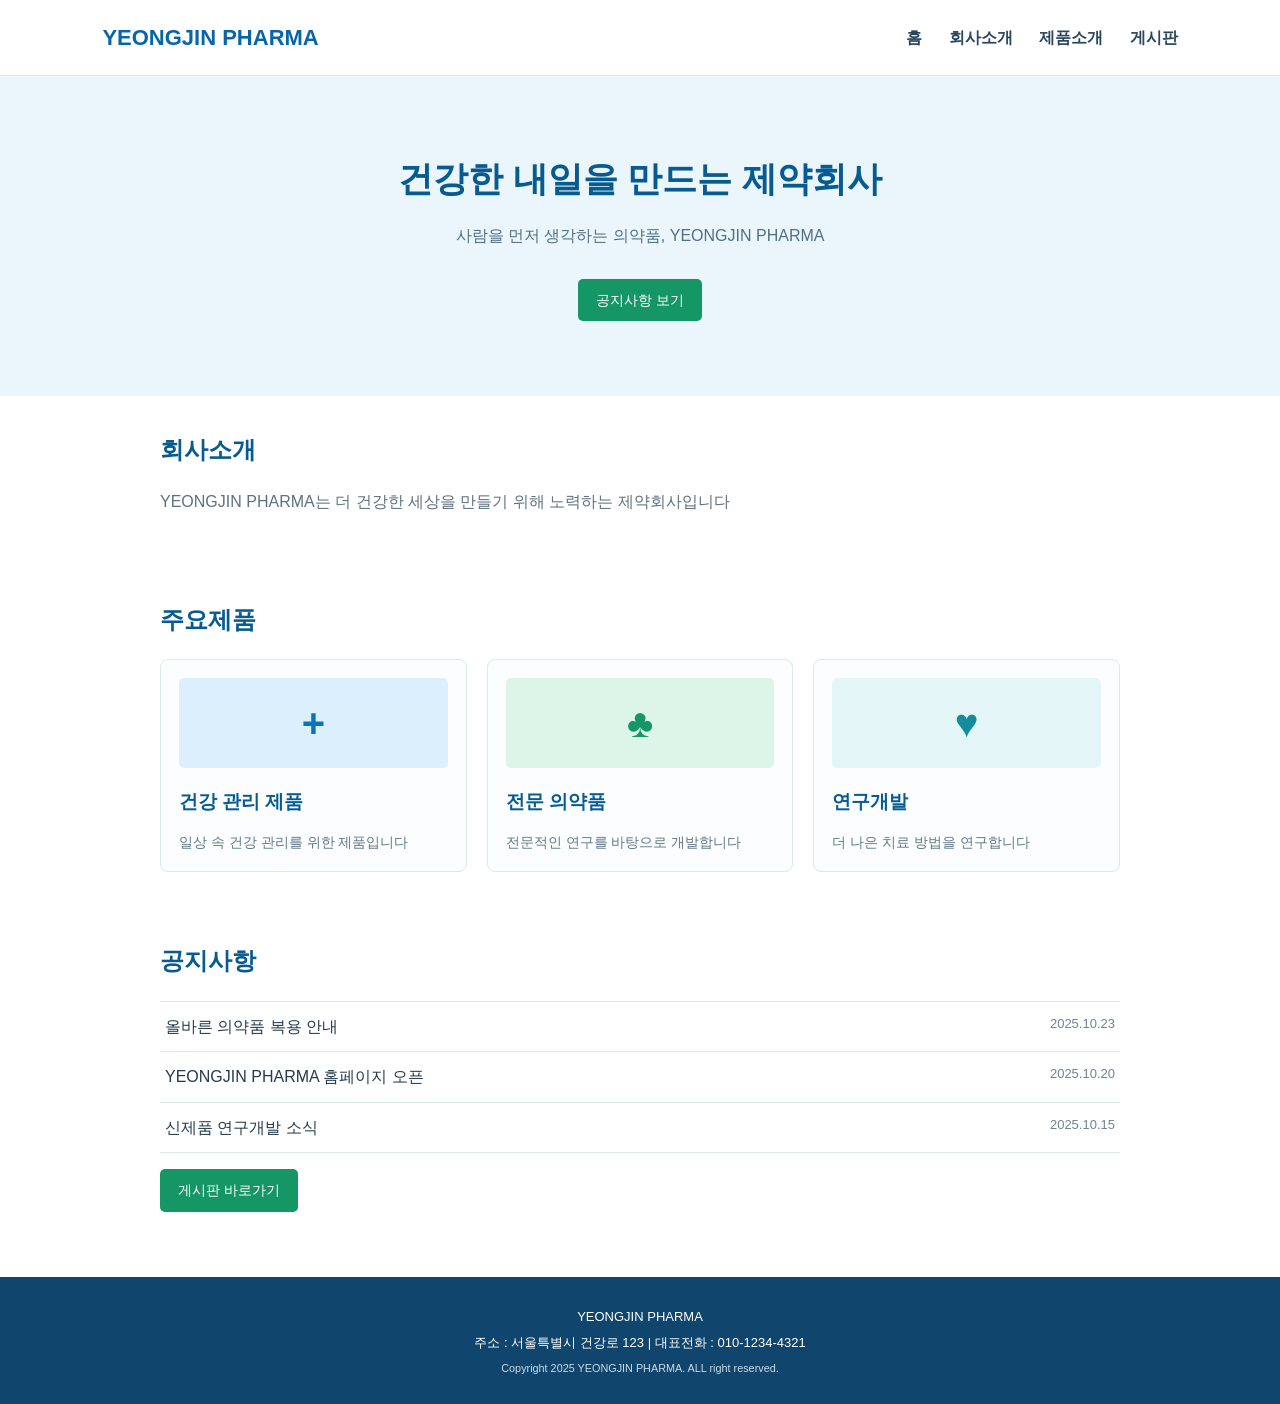
<file: index.html>
<!DOCTYPE html>
<html lang="en">
<head>
    <meta charset="UTF-8">
    <meta name="viewport" content="width=device-width, initial-scale=1.0">
    <link rel="stylesheet" href="css/style.css">
    <title>영진 제약</title>
</head>
<body>
  <!--공통 상단 메뉴-->
  <header>
    <div class="logo">
        <a href="index.html">YEONGJIN PHARMA</a>
    </div>
    <nav>
        <a href="index.html">홈</a>
        <a href="#">회사소개</a>
        <a href="#">제품소개</a>
        <a href="board.html">게시판</a>
        
    </nav>
  </header>
  <!--메인 화면-->

  <main>
        <section class="main-banner">
            <h1>건강한 내일을 만드는 제약회사</h1>
            <p>사람을 먼저 생각하는 의약품, YEONGJIN PHARMA</p>
            <a href="board.html" class="button">공지사항 보기</a>
        </section>
        <section class="content-section" id="company">
            <h2>회사소개</h2>
            <p>YEONGJIN PHARMA는 더 건강한 세상을 만들기 위해 노력하는 제약회사입니다</p>
        </section>
        <section class="content-section" id="products">
            <h2>주요제품</h2>
            <div class="card-list">
                <article class="card">
                    <div class="product-image blue">+</div>
                    <h3>건강 관리 제품</h3>
                    <p>일상 속 건강 관리를 위한 제품입니다</p>

                    
                </article>
                <article class="card">
                    <div class="product-image green">♣</div>
                    <h3>전문 의약품</h3> 
                    <p>전문적인 연구를 바탕으로 개발합니다</p>

                    
                </article>
                <article class="card"> 
                    <div class="product-image lightblue">♥</div>
                    <h3>연구개발</h3>
                    <p>더 나은 치료 방법을 연구합니다</p>

                    
                </article>
            </div>
        </section>
        <section class="content-section notice">
            <h2>공지사항</h2>
            <ul>
                <li><a href="#">올바른 의약품 복용 안내</a><span>2025.10.23</span></li>
                <li><a href="#">YEONGJIN PHARMA 홈페이지 오픈</a><span>2025.10.20</span></li>
                <li><a href="#">신제품 연구개발 소식</a><span>2025.10.15</span></li>
            </ul>
            <a href="board.html" class="button">게시판 바로가기</a>
        </section>
  </main>

  <!-- 공통 하단 footer -->
  <footer>
    <p>YEONGJIN PHARMA</p>
    <p>주소 : 서울특별시 건강로 123 | 대표전화 : 010-1234-4321</p>
    <small>Copyright 2025 YEONGJIN PHARMA. ALL right reserved.</small>
  </footer>
</body>
</html>
</file>
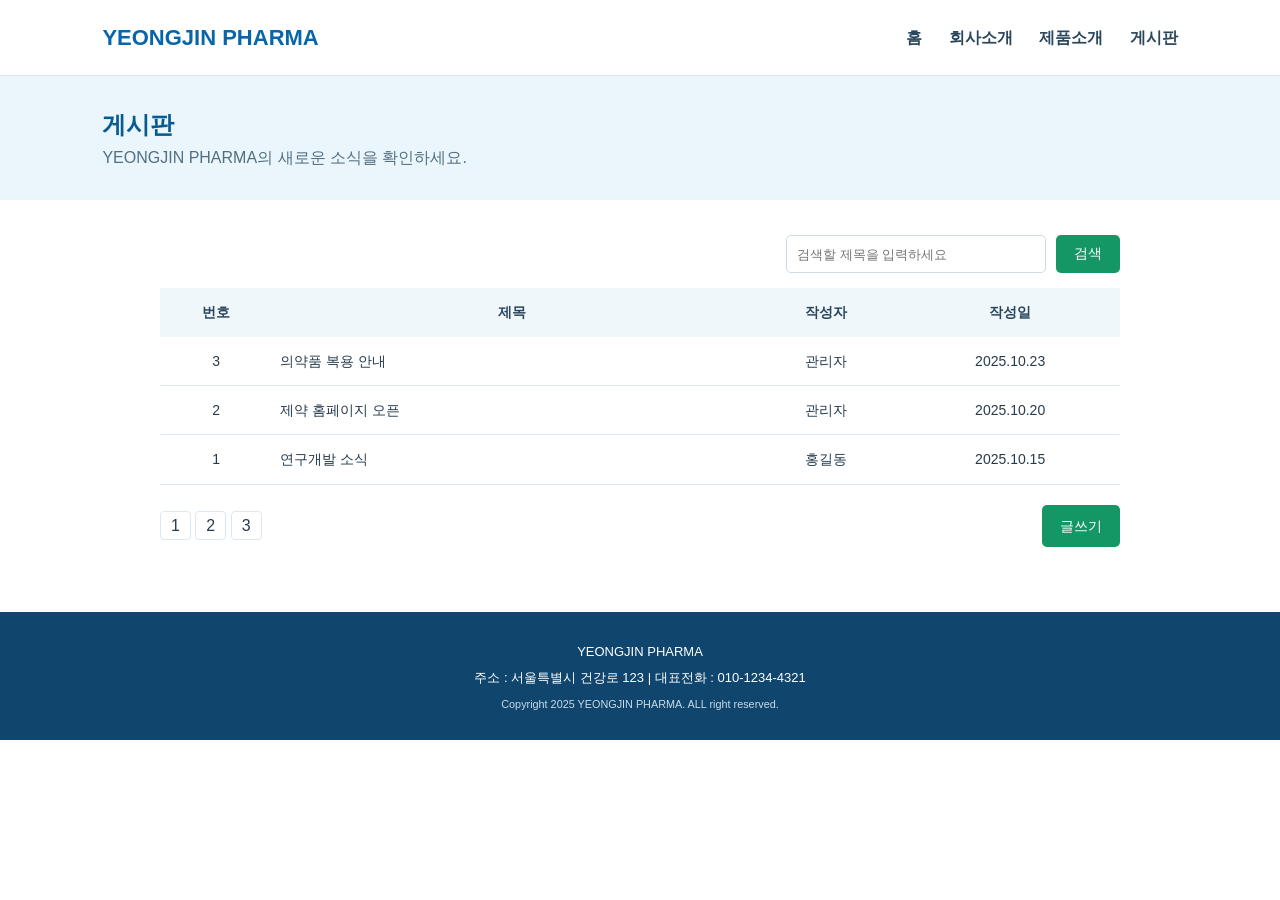
<file: board.html>
<!DOCTYPE html>
<html lang="en">
<head>
    <meta charset="UTF-8">
    <meta name="viewport" content="width=device-width, initial-scale=1.0">
    <link rel="stylesheet" href="css/style.css">
    <title>게시판</title>
</head>
<body>
    <!--공통 상단 메뉴-->
  <header>
    <div class="logo">
        <a href="index.html">YEONGJIN PHARMA</a>
    </div>
    <nav>
        <a href="index.html">홈</a>
        <a href="#">회사소개</a>
        <a href="#">제품소개</a>
        <a href="board.html">게시판</a>
        
    </nav>
  </header>
 <!-- 게시판 목록-->
  <main>
    <!-- 게시판 검색 입력-->
    <section class="page-title">
        <h1>게시판</h1>
        <p>YEONGJIN PHARMA의 새로운 소식을 확인하세요.</p>

    </section>
    
    <section class="content-section">
            <div class="board-search">
                <input type="text" id="searchText" placeholder="검색할 제목을 입력하세요">
                <button class="button" onclick="">검색</button>
            </div>
        

            <!-- 게시판 목록 출력 -->
            <table class="board-table">
                <thead>
                    <tr>
                        <th>번호</th>
                        <th>제목</th>
                        <th>작성자</th>
                        <th>작성일</th>
                    </tr>
                </thead>
                <tbody id="boardList">
                    <tr>
                        <td>3</td>
                        <td class="subject"><a href="view.html">의약품 복용 안내</a></td>
                        <td>관리자</td>
                        <td>2025.10.23</td>
                    </tr>
                    <tr>
                        <td>2</td>
                        <td class="subject"><a href="view.html">제약 홈페이지 오픈</a></td>
                        <td>관리자</td>
                        <td>2025.10.20</td>
                    </tr>
                    <tr>
                        <td>1</td>
                        <td class="subject"><a href="view.html">연구개발 소식</a></td>
                        <td>홍길동</td>
                        <td>2025.10.15</td>
                    </tr>
                </tbody>
            </table>
            <div class="board-bottom">
                <div class="page-number">
                    <a href="#">1</a>
                    <a href="#">2</a>
                    <a href="#">3</a>
                </div>
                <a href="write.html" class="button">글쓰기</a>
            </div>
        </section>
  </main>

  <!-- 공통 하단 footer -->
  <footer>
    <p>YEONGJIN PHARMA</p>
    <p>주소 : 서울특별시 건강로 123 | 대표전화 : 010-1234-4321</p>
    <small>Copyright 2025 YEONGJIN PHARMA. ALL right reserved.</small>
  </footer>
</body>
</html>
</file>
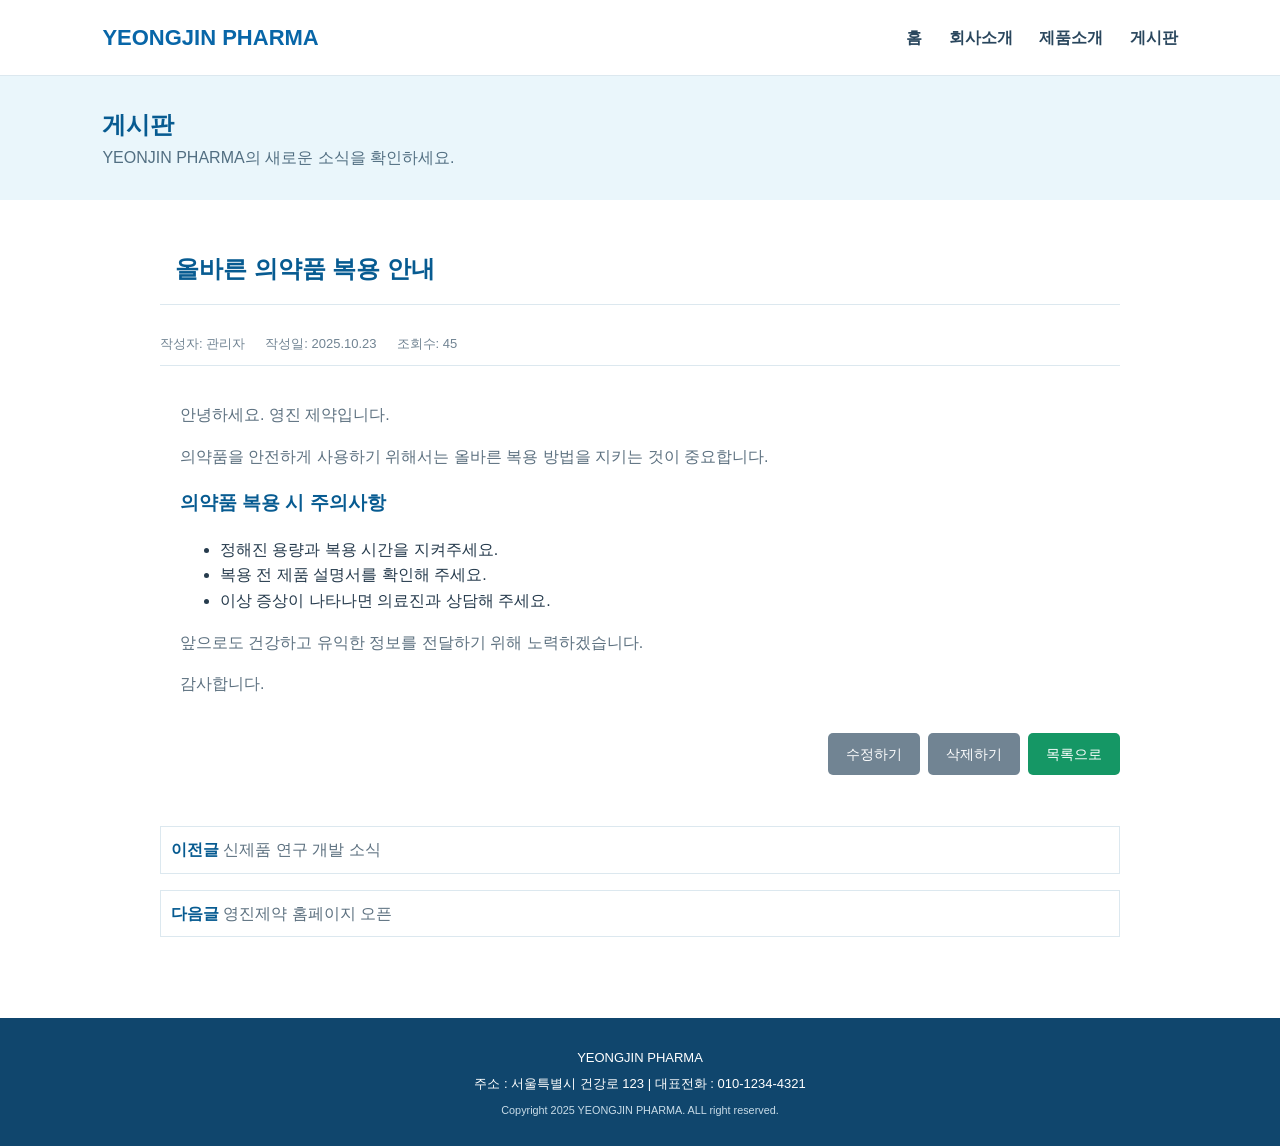
<file: view.html>
<!DOCTYPE html>
<html lang="en">
<head>
    <meta charset="UTF-8">
    <meta name="viewport" content="width=device-width, initial-scale=1.0">
    <link rel="stylesheet" href="css/style.css">
    <title>게시판 | 글내용</title>
</head>
<body>
    <!--공통 상단 메뉴-->
  <header>
    <div class="logo">
        <a href="index.html">YEONGJIN PHARMA</a>
    </div>
    <nav>
        <a href="index.html">홈</a>
        <a href="#">회사소개</a>
        <a href="#">제품소개</a>
        <a href="board.html">게시판</a>
        
    </nav>
  </header>
  <!-- 게시판 목록 -->
    <main>
        <!-- 게시판 검색 입력-->
        <section class="page-title">
            <h1>게시판</h1>
            <p>YEONJIN PHARMA의 새로운 소식을 확인하세요.</p>
        </section>

        <section class="content-section article-section">
            <h2>올바른 의약품 복용 안내</h2>
            <div class="article-info">
                <span>작성자: 관리자</span>
                <span>작성일: 2025.10.23</span>
                <span>조회수: 45</span>
            </div>
            <div class="article-content">
                <p>안녕하세요. 영진 제약입니다.</p>
                <p>의약품을 안전하게 사용하기 위해서는 올바른 복용 방법을 지키는 것이 중요합니다.</p>
                <h3>의약품 복용 시 주의사항</h3>
                <ul>
                    <li>정해진 용량과 복용 시간을 지켜주세요.</li>
                    <li>복용 전 제품 설명서를 확인해 주세요.</li>
                    <li>이상 증상이 나타나면 의료진과 상담해 주세요.</li>
                </ul>
                <p>앞으로도 건강하고 유익한 정보를 전달하기 위해 노력하겠습니다.</p>
                <p>감사합니다.</p>
            </div>
            <div class="article-buttons">
                <a href="#" class="button button-gray">수정하기</a>
                <a href="#" class="button button-gray">삭제하기</a>
                <a href="board.html" class="button">목록으로</a>
            </div>
        </section>
        <section class="content-section prev-next">
            <p><b>이전글</b> <a href="#">신제품 연구 개발 소식</a></p>
            <p><b>다음글</b> <a href="#">영진제약 홈페이지 오픈</a></p>
        </section>
    </main>


  <!-- 공통 하단 footer -->
  <footer>
    <p>YEONGJIN PHARMA</p>
    <p>주소 : 서울특별시 건강로 123 | 대표전화 : 010-1234-4321</p>
    <small>Copyright 2025 YEONGJIN PHARMA. ALL right reserved.</small>
  </footer>
</body>
</html>
</file>
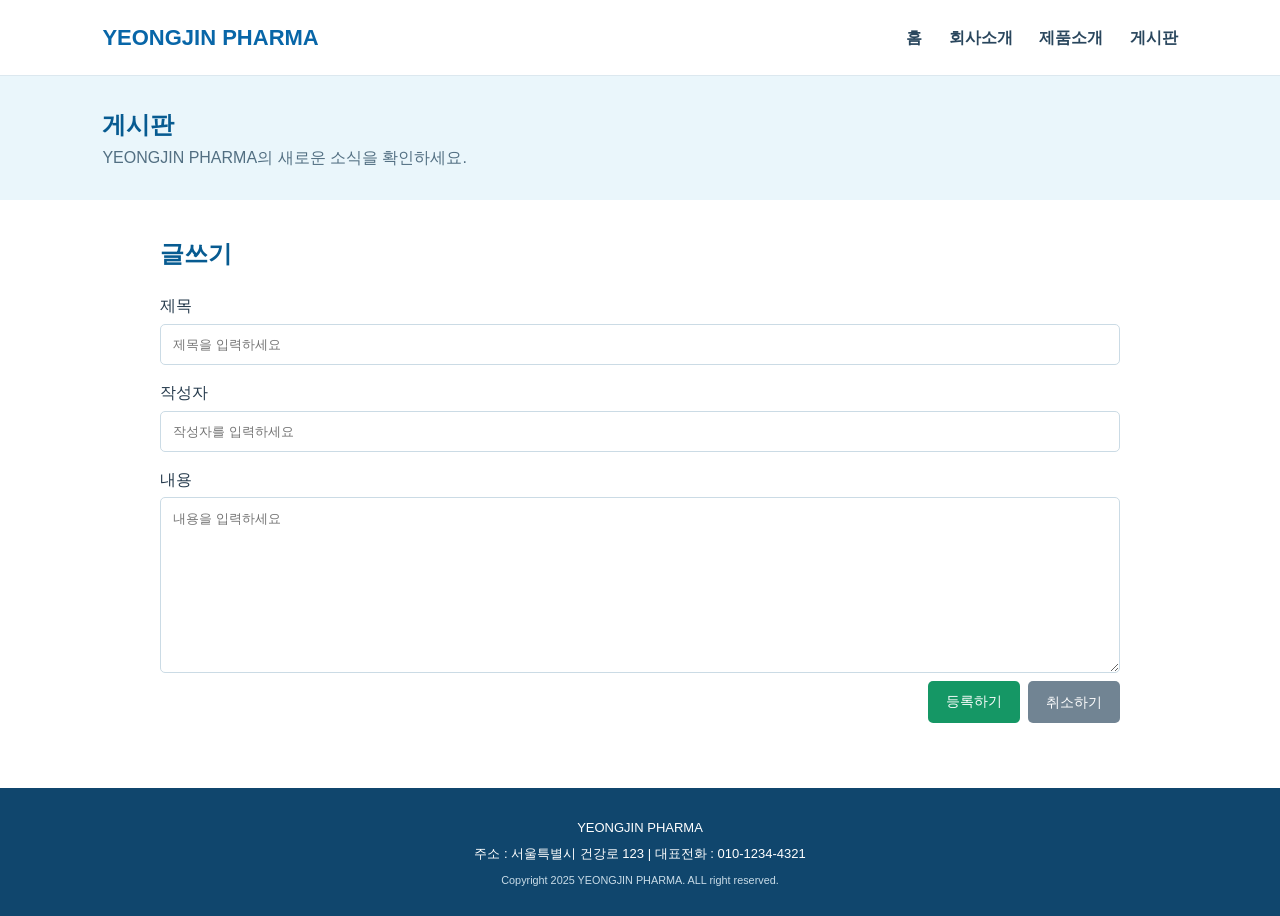
<file: write.html>
<!DOCTYPE html>
<html lang="en">
<head>
    <meta charset="UTF-8">
    <meta name="viewport" content="width=device-width, initial-scale=1.0">
    <link rel="stylesheet" href="css/style.css">
    <title>게시판 | 글내용</title>
</head>
<body>
    <!--공통 상단 메뉴-->
  <header>
    <div class="logo">
        <a href="index.html">YEONGJIN PHARMA</a>
    </div>
    <nav>
        <a href="index.html">홈</a>
        <a href="#">회사소개</a>
        <a href="#">제품소개</a>
        <a href="board.html">게시판</a>
        
    </nav>
  </header>
 <!-- 게시판 목록-->
  <main>
    <!-- 게시판 검색 입력-->
    <section class="page-title">
        <h1>게시판</h1>
        <p>YEONGJIN PHARMA의 새로운 소식을 확인하세요.</p>

    </section>
    
    <section class="content-section form-section">
        <h2>글쓰기</h2>
        <form>
            <label>제목</label>
            <input type="text" id="title" placeholder="제목을 입력하세요">
            <label>작성자</label>
            <input type="text" id="writer" placeholder="작성자를 입력하세요">
            <label>내용</label>
            <textarea id="content" rows="10"  placeholder="내용을 입력하세요"></textarea>
        </form>
          <div class="form-buttons">
            <button type="submit" class="button">등록하기</button>
            <a href="board.html" class="button button-gray">취소하기</a>
          </div>
        </section>
  </main>

  <!-- 공통 하단 footer -->
  <footer>
    <p>YEONGJIN PHARMA</p>
    <p>주소 : 서울특별시 건강로 123 | 대표전화 : 010-1234-4321</p>
    <small>Copyright 2025 YEONGJIN PHARMA. ALL right reserved.</small>
  </footer>
</body>
</html>
</file>
<file: css/style.css>
/* 전체 페이지에서 공통으로 사용하는 기본 스타일 */
* {
    box-sizing: border-box;
}

body {
    margin: 0;
    font-family: Arial, "맑은 고딕", sans-serif;
    color: #263b4d;
    background-color: white;
    line-height: 1.6;
}

a {
    color: inherit;
    text-decoration: none;
}

/* 헤더 - 상단 로고와 메뉴 */
header {
    display: flex; /* 가로 정렬 */
    justify-content: space-between; /* 양 옆으로 정렬 */
    padding: 20px 8%; /* 좌 우 패딩값은 % 입력 */
    border-bottom: 1px solid #dce8ef;
    align-items: center; /* 세로 정렬 가운데 */
}

.logo {
    font-weight: bold;
    color: #0866a8;
    font-size: 22px;
}

nav a {
    margin-left: 22px;
    color: #29465d;
    font-weight: bold;
}

nav a:hover {
    color: #157965;
}

/* 홈페이지 대문페이지 메인 배너 */
.main-banner {
    background-color: #eaf6fb;
    text-align: center;
    padding: 75px 20px;
}

.main-banner h1 {
    color: #075b91;
    font-size: 35px;
    margin: 0 0 12px;
}

.main-banner p {
    color: #526f82;
    margin-bottom: 30px;
}

/* 공통 버튼 디자인 */
.button {
    background-color: #159765;
    padding: 10px 18px;
    font-size: 14px;
    color: white;
    border: none;
    display: inline-block;
    border-radius: 5px;
}

.button:hover {
    background-color: #107b52;
}

/* 본문 컨텐츠 영역 */
.content-section {
    width: 1000px;
    margin: 0 auto; /* 가운데 정렬 */
    padding: 35px 20px;
}

.content-section h2 {
    color: #075b91;
    margin-top: 0;
}

.content-section p {
    color: #5d7180;
}

/* 홈페이지 대문 제품 카드리스트 */
.card-list {
    display: flex;
    gap: 20px;
}

.card {
    flex:1; /* 남는 공간을 균일하게 배분 */
    border: 1px solid #dce8ef;
    border-radius: 8px;
    background-color: #fbfdfe;
    padding: 18px;
}

.card h3 {
    color: #075b91;
    margin-bottom: 5px;
}

.card p {
    color: #647987;
    font-size: 14px;
    margin-bottom: 0;
}

.product-image {
    display: flex;
    height: 90px;
    /* border: 1px solid red; */
    font-weight: bold;
    font-size: 40px;
    justify-content: center; /* 가로 가운데 정렬 */
    align-items: center;
    border-radius: 5px;

}

.product-image.blue {
    background-color: #dceffc;
    color: #0876b8;
}

.product-image.green {
    background-color: #ddf4e8;
    color: #159765;
}

.product-image.lightblue {
    background-color: #e4f5f7;
    color: #168b9c;
}

/* 공지사항 리스트 */
.content-section.notice ul {
    list-style: none;
    border-top: 1px solid #dce8ef;
    padding: 0;
}

.content-section.notice li {
    border-bottom: 1px solid #dce8ef;
    display: flex;
    justify-content: space-between;
    gap: 15px;
    padding: 12px 5px;
}

.content-section.notice li span {
    font-size: 13px;
    color: #718493;
}

.content-section.notice a:hover {
    color: #159765;
}

/* footer 디자인 */
footer {
    background-color: #10466d;
    text-align: center;
    padding: 25px 15px;
    color: white;
    font-size: 13px;
    margin-top: 30px;
}

footer small {
    color: #c9dce8;
}

footer p {
    margin: 5px;
}

/* board.html - 게시판 목록 디자인 */

/* 게시판 페이지 제목 */
.page-title {
    background-color: #eaf6fb;
    padding: 30px 8%; /* 위 아래 패딩값은 30px, 양 옆은 전체 길이의 8% */

}

.page-title h1 {
    color: #075b91;
    margin: 0;
}

.page-title p {
    margin: 0;
    color: #526f82;
}

/* 게시판 검색 */
.board-search {
    display: flex;
    justify-content: flex-end; /* 오른쪽 정렬 */
    gap: 10px;
    margin-bottom: 15px;
}

.board-search input {
    width: 260px;
    padding: 10px;
    border: 1px solid #cbdbe5;
    border-radius: 5px;
}

/* 게시판 글 목록 테이블 */
.board-table {
    width: 100%;
    text-align: center;
    font-size: 14px;
    border-collapse: collapse; /* 열과 열사이의 빈 공간을 삭제 */

}

.board-table th {
    background-color: #f0f7fa;
    padding: 13px 8px;
    color: #29465d;
}

.board-table td {
    padding: 13px 8px;
    border-bottom: 1px solid #dce8ef;
}

.board-table .subject {
    text-align: left;
    width: 50%;
}

.board-table .subject a:hover{
    color: #159765;
    text-decoration: underline;
}

.board-bottom {
    display: flex;
    justify-content: space-between;
    align-items: center;
    margin-top: 20px;

}

.page-number a {
    border: 1px solid #dce8ef;
    padding: 5px 10px;
    border-radius: 4px;
}

/* 게시글 내용 보기 디자인 */
.article-section h2 {
    border-bottom: 1px solid #dce8ef;
    padding: 15px;
}
.article-info {
    display: flex;
    gap: 20px;
    padding-top: 10px; 
    padding-bottom: 10px;
    color: #718493;
    font-size: 13px;
    border-bottom: 1px solid #dce8ef;

}
.article-content {
    padding: 20px;
    min-height: 250px;

}
.article-content h3 {
    color: #075b91;

}

.article-buttons {
    display: flex;
    justify-content: flex-end;
    gap: 8px;

}
/* 회색 버튼 ( 수정, 삭제 버튼 ) */
.button-gray {
    background-color: #718493;

}
.button-gray:hover {
    background-color: #536775;
}

.prev-next {
    padding-top: 0;
}
.prev-next p {
    border: 1px solid #dce8ef;
    padding: 10px;

}

.prev-next b {
    color: #075b91;
}

/*게시판 글쓰기 폼 디자인 */
.form-section form label {
    display: block;
    margin-top: 15px;
    margin-bottom: 5px;
}

.form-section input {
    width: 100%;
    padding: 12px;
    border: 1px solid #cbdbe5;
    border-radius: 5px;
    font-family: inherit; /* input 폼 안에 입력되는 글꼴이 상위 태그에서 지정한 글꼴로 상속 */


}

.form-section textarea {
    width: 100%;
    padding: 12px;
    border: 1px solid #cbdbe5;
    border-radius: 5px;
    font-family: inherit; /* input 폼 안에 입력되는 글꼴이 상위 태그에서 지정한 글꼴로 상속 */
    resize: vertical;/* 세로로만 영역늘리기 허용 */

}

.form-buttons {
    display: flex;
    justify-content: flex-end;
    gap: 8px;
    

}
</file>
